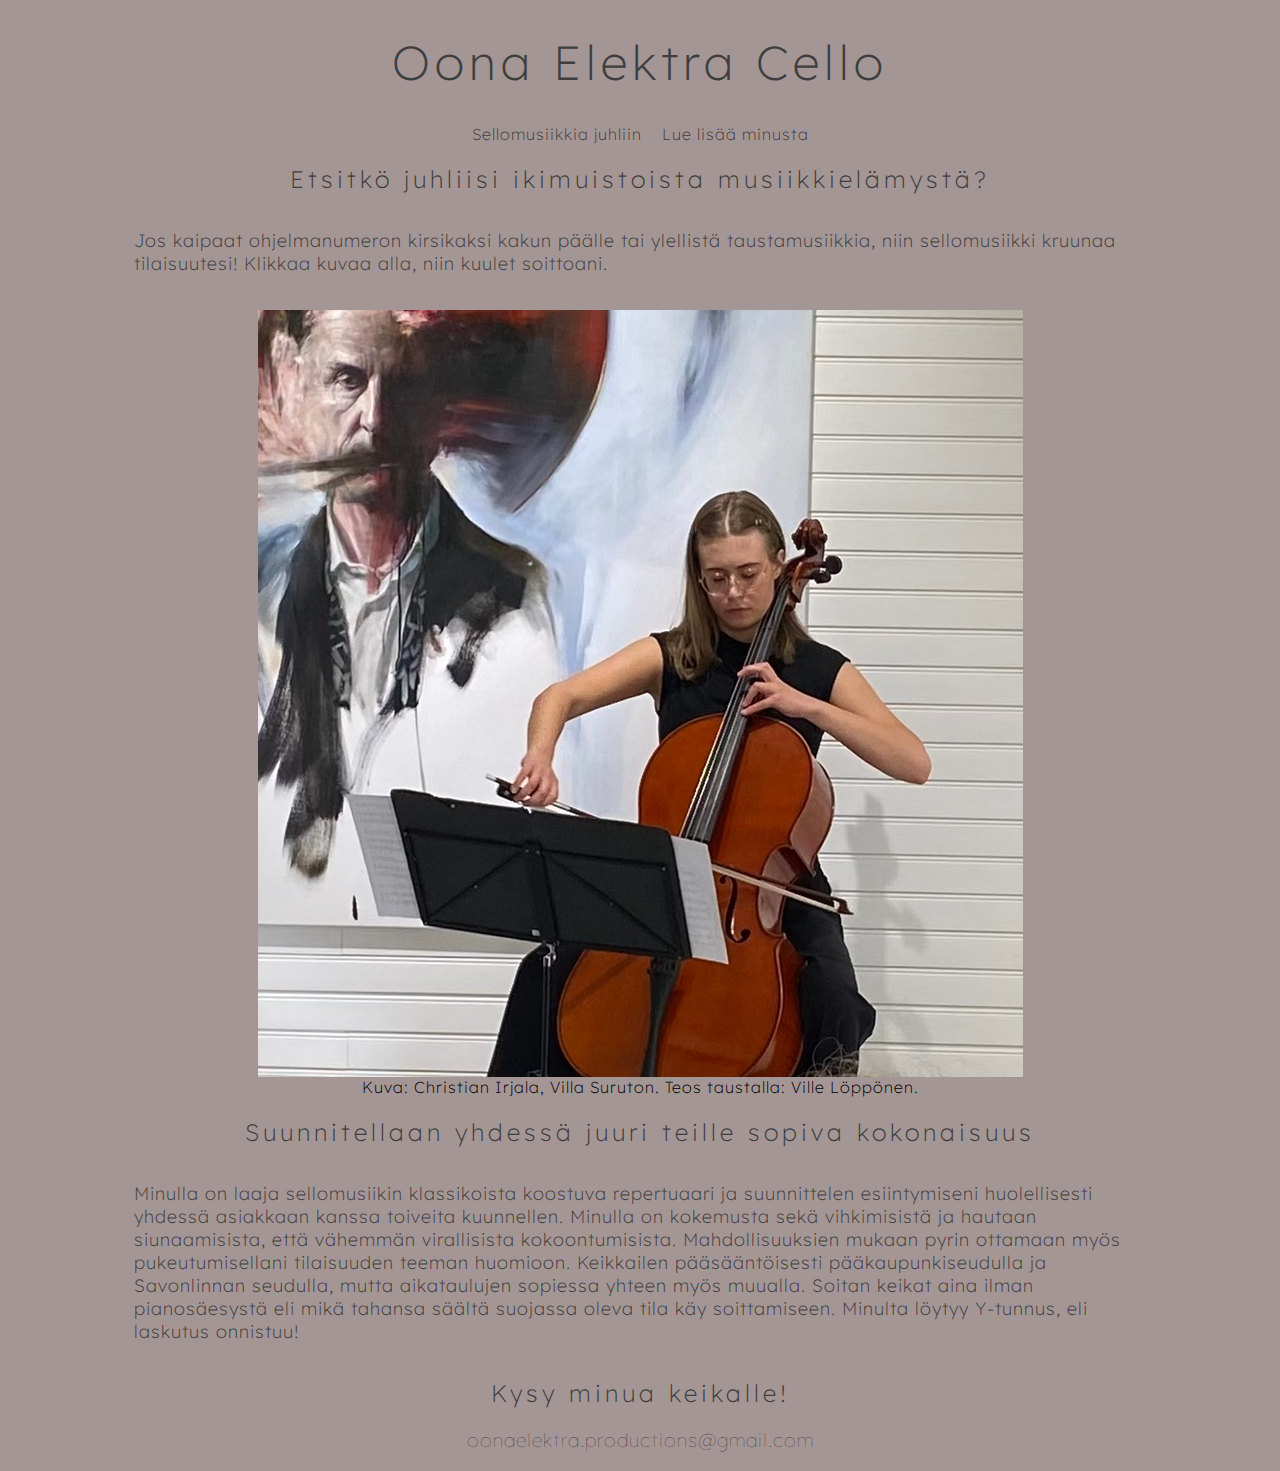
<file: index.html>
<!DOCTYPE html>
<html lang="fi">
<head>
    <meta charset="UTF-8">
    <meta name="viewport" content="width=device-width, initial-scale=1.0">
    <title>Oona Elektra Cello</title>
    <link rel="stylesheet" href="styles.css">
</head>
<body>
    <h1>Oona Elektra Cello</h1>
    <nav>
        <a href="index.html">Sellomusiikkia juhliin</a>
        <a href="bio.html">Lue lisää minusta</a>
    </nav>
    <h2>Etsitkö juhliisi ikimuistoista musiikkielämystä?</h2>
    <p>Jos kaipaat ohjelmanumeron kirsikaksi kakun päälle tai ylellistä taustamusiikkia, niin sellomusiikki kruunaa tilaisuutesi! Klikkaa kuvaa alla, niin kuulet soittoani.</p>
    <figure>
        <a href="https://youtu.be/C-OsGvApNvo" target="_blank">
            <img src="sellokuvasuruton.jpg" alt="Oona soittaa selloa Villa Suruttomassa">
        </a>
        <figcaption>Kuva: Christian Irjala, Villa Suruton. Teos taustalla: Ville Löppönen.</figcaption>
    </figure>    
    <h2>Suunnitellaan yhdessä juuri teille sopiva kokonaisuus</h2>
    <p>Minulla on laaja sellomusiikin klassikoista koostuva repertuaari ja suunnittelen esiintymiseni huolellisesti yhdessä asiakkaan kanssa toiveita kuunnellen. Minulla on kokemusta sekä vihkimisistä ja hautaan siunaamisista, että vähemmän virallisista kokoontumisista. Mahdollisuuksien mukaan pyrin ottamaan myös pukeutumisellani tilaisuuden teeman huomioon. Keikkailen pääsääntöisesti pääkaupunkiseudulla ja Savonlinnan seudulla, mutta aikataulujen sopiessa yhteen myös muualla. Soitan keikat aina ilman pianosäesystä eli mikä tahansa säältä suojassa oleva tila käy soittamiseen. Minulta löytyy Y-tunnus, eli laskutus onnistuu!</p>
    <h2>Kysy minua keikalle!</h2>
    <h3>oonaelektra.productions@gmail.com</h3>
</body>
</html>
</file>
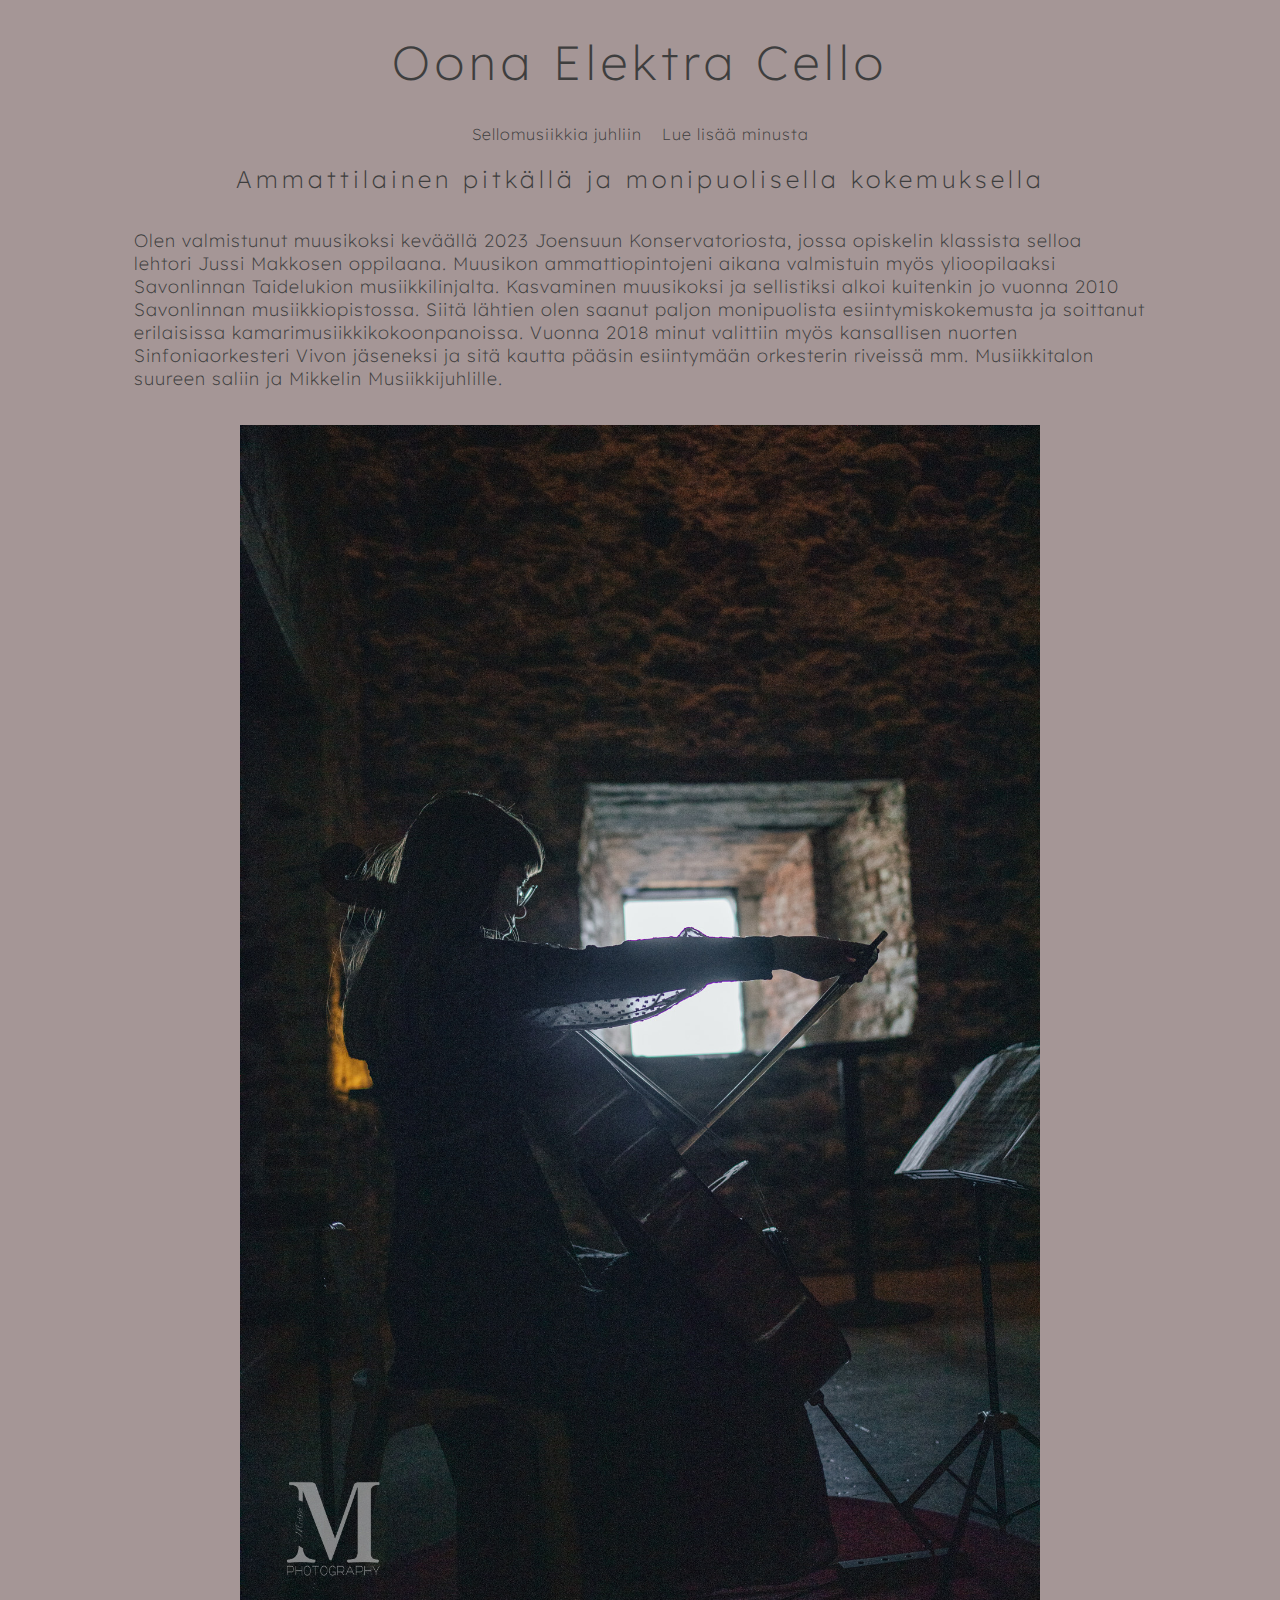
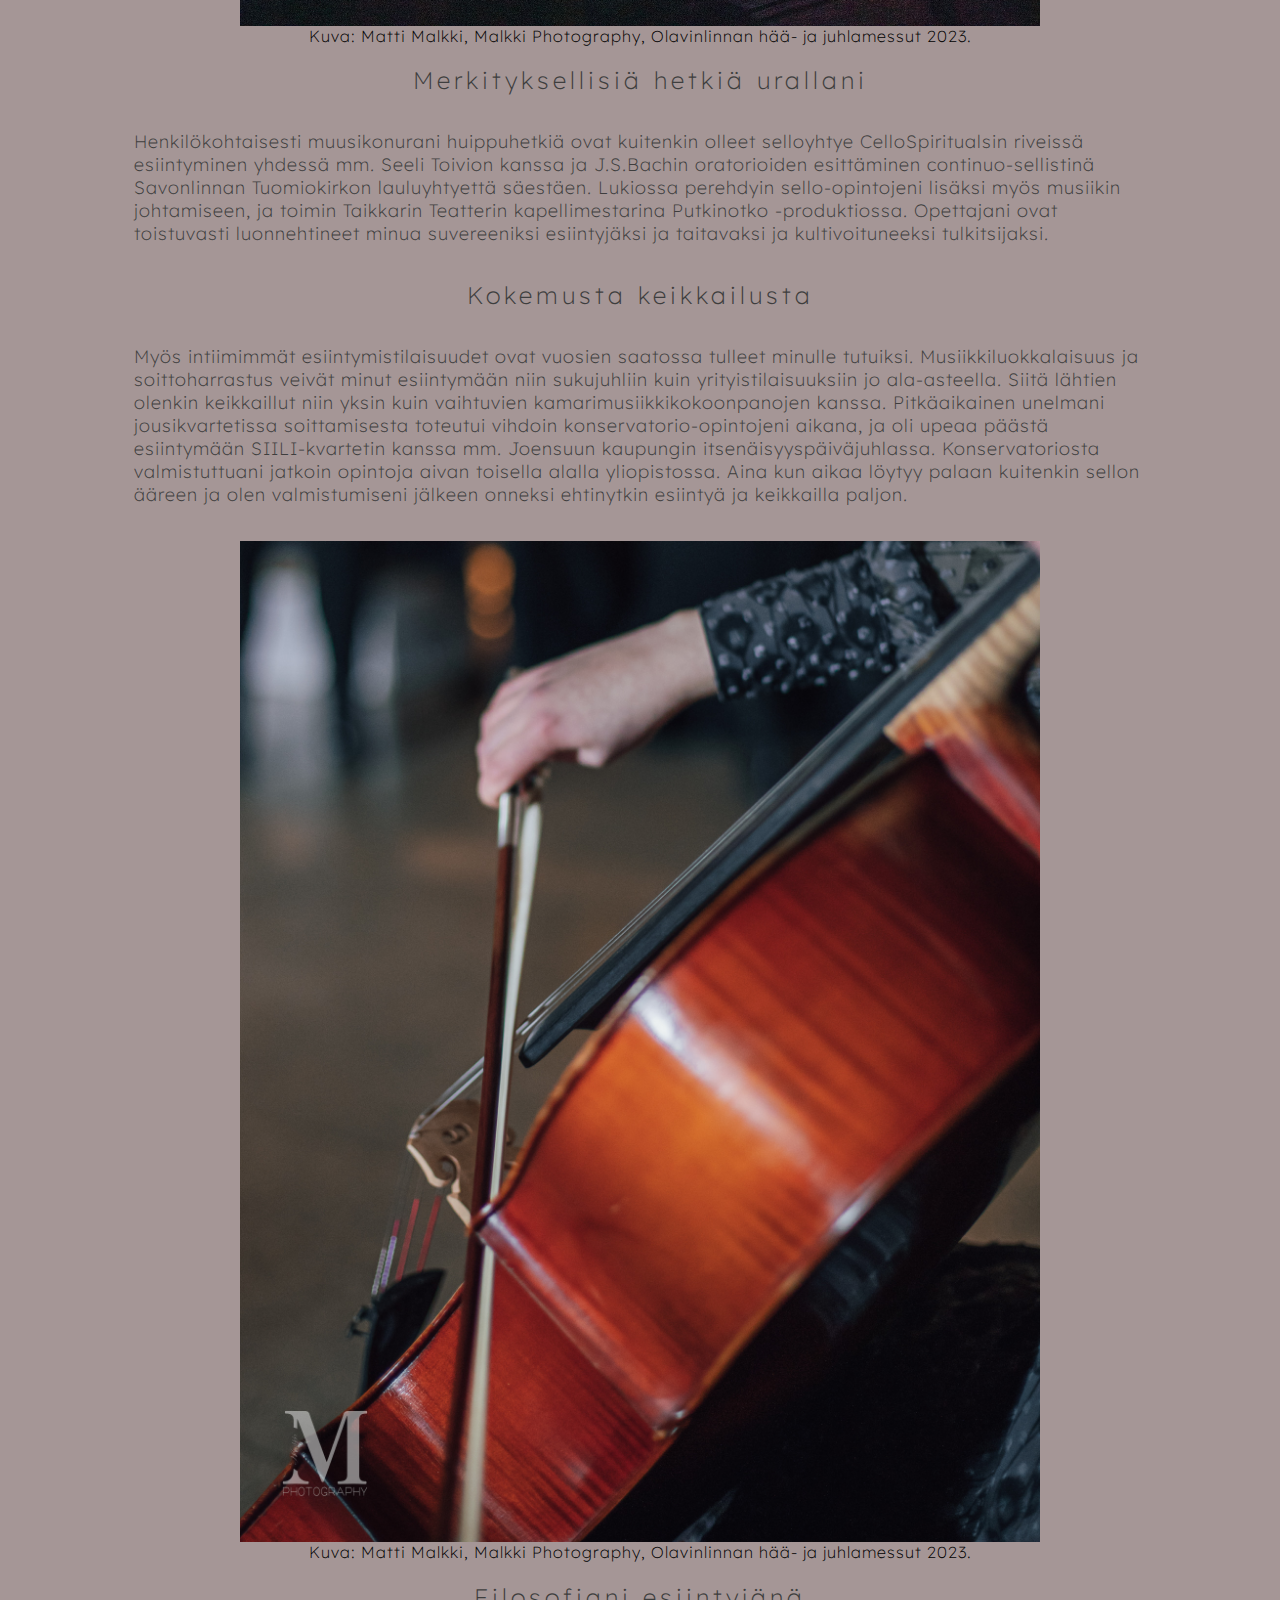
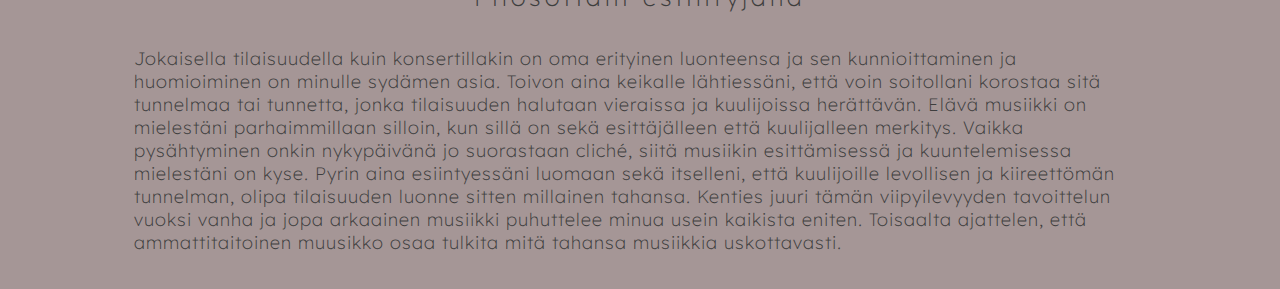
<file: bio.html>
<!DOCTYPE html>
<html lang="en"> 
<head> 
    <meta charset="UTF-8">
    <meta name="viewport" content="width=device-width, initial-scale=1.0">
    <title>Oona Elektra Cello</title>
    <link rel="stylesheet" href="styles.css">
</head>
<body>
    <h1>Oona Elektra Cello</h1>
    <nav> <a href="index.html">Sellomusiikkia juhliin</a>
          <a href="bio.html">Lue lisää minusta</a>
    </nav>
    <h2>Ammattilainen pitkällä ja monipuolisella kokemuksella</h2>
    <p> Olen valmistunut muusikoksi keväällä 2023 Joensuun Konservatoriosta, jossa opiskelin klassista selloa lehtori Jussi Makkosen oppilaana. Muusikon ammattiopintojeni aikana valmistuin myös ylioopilaaksi Savonlinnan Taidelukion musiikkilinjalta. Kasvaminen muusikoksi ja sellistiksi alkoi kuitenkin jo vuonna 2010 Savonlinnan musiikkiopistossa. Siitä lähtien olen saanut paljon monipuolista esiintymiskokemusta ja soittanut erilaisissa kamarimusiikkikokoonpanoissa. Vuonna 2018 minut valittiin myös kansallisen nuorten Sinfoniaorkesteri Vivon jäseneksi ja sitä kautta pääsin esiintymään orkesterin riveissä mm. Musiikkitalon suureen saliin ja Mikkelin Musiikkijuhlille.</p>
    <figure>
        <img src="Juhlamessut-250.jpeg" alt="Oona soittaa selloa Villa Suruttomassa">
        <figcaption>Kuva: Matti Malkki, Malkki Photography, Olavinlinnan hää- ja juhlamessut 2023.</figcaption>
    </figure>   
    <h2>Merkityksellisiä hetkiä urallani</h2>
    <p>Henkilökohtaisesti muusikonurani huippuhetkiä ovat kuitenkin olleet selloyhtye CelloSpiritualsin riveissä esiintyminen yhdessä mm. Seeli Toivion kanssa ja J.S.Bachin oratorioiden esittäminen continuo-sellistinä Savonlinnan Tuomiokirkon lauluyhtyettä säestäen. Lukiossa perehdyin sello-opintojeni lisäksi myös musiikin johtamiseen, ja toimin Taikkarin Teatterin kapellimestarina Putkinotko -produktiossa. Opettajani ovat toistuvasti luonnehtineet minua suvereeniksi esiintyjäksi ja taitavaksi ja kultivoituneeksi tulkitsijaksi.</p>
    <h2>Kokemusta keikkailusta</h2>
    <p>Myös intiimimmät esiintymistilaisuudet ovat vuosien saatossa tulleet minulle tutuiksi. Musiikkiluokkalaisuus ja soittoharrastus veivät minut esiintymään niin sukujuhliin kuin yrityistilaisuuksiin jo ala-asteella. Siitä lähtien olenkin keikkaillut niin yksin kuin vaihtuvien kamarimusiikkikokoonpanojen kanssa. Pitkäaikainen unelmani jousikvartetissa soittamisesta toteutui vihdoin konservatorio-opintojeni aikana, ja oli upeaa päästä esiintymään SIILI-kvartetin kanssa mm. Joensuun kaupungin itsenäisyyspäiväjuhlassa. Konservatoriosta valmistuttuani jatkoin opintoja aivan toisella alalla yliopistossa. Aina kun aikaa löytyy palaan kuitenkin sellon ääreen ja olen valmistumiseni jälkeen onneksi ehtinytkin esiintyä ja keikkailla paljon.</p> 
    <figure>
        <img src="Juhlamessut-390.jpeg" alt="Oona soittaa selloa Villa Suruttomassa">
        <figcaption>Kuva: Matti Malkki, Malkki Photography, Olavinlinnan hää- ja juhlamessut 2023.</figcaption>
    </figure>  
    <h2>Filosofiani esiintyjänä</h2>
    <p>Jokaisella tilaisuudella kuin konsertillakin on oma erityinen luonteensa ja sen kunnioittaminen ja huomioiminen on minulle sydämen asia. Toivon aina keikalle lähtiessäni, että voin soitollani korostaa sitä tunnelmaa tai tunnetta, jonka tilaisuuden halutaan vieraissa ja kuulijoissa herättävän. Elävä musiikki on mielestäni parhaimmillaan silloin, kun sillä on sekä esittäjälleen että kuulijalleen merkitys. Vaikka pysähtyminen onkin nykypäivänä jo suorastaan cliché, siitä musiikin esittämisessä ja kuuntelemisessa mielestäni on kyse. Pyrin aina esiintyessäni luomaan sekä itselleni, että kuulijoille levollisen ja kiireettömän tunnelman, olipa tilaisuuden luonne sitten millainen tahansa. Kenties juuri tämän viipyilevyyden tavoittelun vuoksi vanha ja jopa arkaainen musiikki puhuttelee minua usein kaikista eniten. Toisaalta ajattelen, että ammattitaitoinen muusikko osaa tulkita mitä tahansa musiikkia uskottavasti.</p>
</body>
</html>
</file>
<file: styles.css>
@import url('https://fonts.googleapis.com/css2?family=Lexend:wght@300;400;700&display=swap');

body {
    background-color:rgb(165, 150, 150);
    font-family: 'Lexend', sans-serif;
    letter-spacing: 1px;
    font-weight: 200;
}
h1 {
    font-family: 'Lexend', sans-serif;
    font-size: 48px;
    font-weight: 200;
    letter-spacing: 5px;
    color:rgb(62, 62, 62);
    text-align: center;
}
h2 {
    font-family: 'Lexend', sans-serif;
    font-weight: 200;
    letter-spacing: 4px;
    color:rgb(62, 62, 62);
    text-align: center;

}
h3 {
    font-family: 'Lexend', sans-serif;
    font-weight: 20;
    letter-spacing: 1px;
    color:rgb(62, 62, 62);
    text-align: center;
}
p  {
    font-family: 'Lexend', sans-serif;
    font-size: 18px;
    font-weight: 200;
    color:rgb(62, 62, 62);
    text-align: left;
    padding: 15px;
    margin: 20px auto;
    width: 80%;

}
nav {
    display: flex;
    justify-content: center;
    gap: 20px; 
    
}
nav a {
    text-decoration: none; 
    color:rgb(62, 62, 62);
}

figure {
    display: flex;
    flex-direction: column;
    align-items: center; 
    justify-content: center;
    width: 100%;
    max-width: 800px; 
    margin: 0 auto; 
}

img {
    max-width: 100%;
    height: auto;
    display: block;
}

@media (max-width: 768px) {
figure {
    display: flex;
    flex-direction: column;
    align-items: center; 
    justify-content: center;
    width: 100%; 
    max-width: 100%;
    margin: 0 auto;
}

img {
    max-width: 100%;
    min-width: 250px;
    height: auto;
    display: block;
}
figcaption {
    text-align: center;
    align-self: center; 
    width: auto;
    font-size: 14px;
    color: rgb(62, 62, 62);
    margin-top: 5px;
}}
a {
    text-decoration: none; /* Removes any default underline */
}

img {
    cursor: pointer; /* Shows pointer when hovering over the image */
}
</file>
